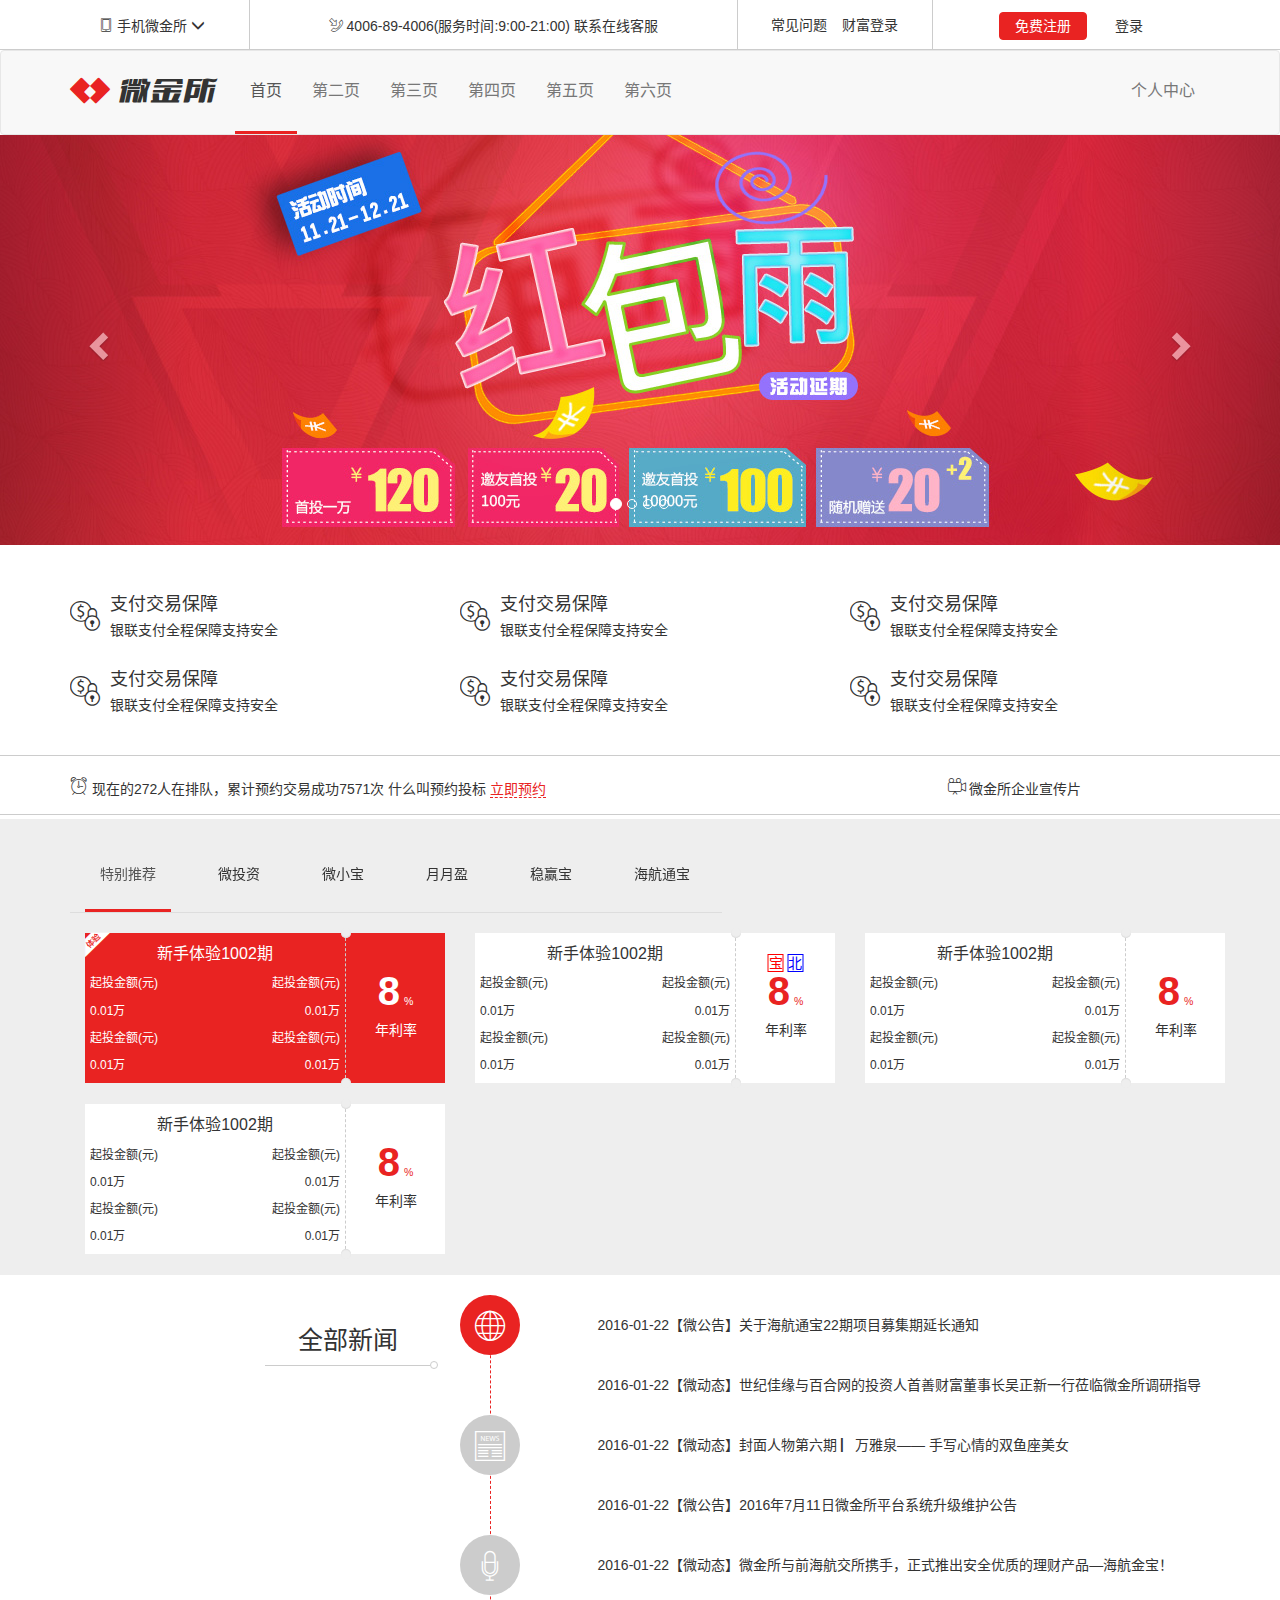
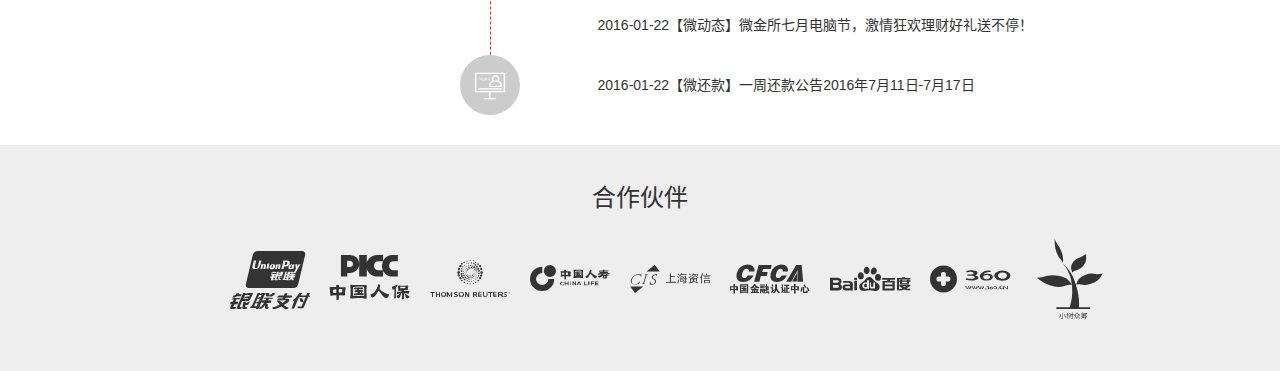
<file: 微金所/index.html>
<!DOCTYPE html>
<html lang="zh-CN">

<head>
    <meta charset="utf-8">
    <meta http-equiv="X-UA-Compatible" content="IE=edge">
    <meta name="viewport" content="width=device-width, initial-scale=1">
    <!-- 上述3个meta标签*必须*放在最前面，任何其他内容都*必须*跟随其后！ -->
    <title>Bootstrap 101 Template</title>

    <!-- Bootstrap -->
    <link href="../css/bootstrap.min.css" rel="stylesheet">
    <link rel="stylesheet" href="./css/base.css">

    <link rel="stylesheet" href="./css/wjs_index.css">


    <!-- HTML5 shim 和 Respond.js 是为了让 IE8 支持 HTML5 元素和媒体查询（media queries）功能 -->
    <!-- 警告：通过 file:// 协议（就是直接将 html 页面拖拽到浏览器中）访问页面时 Respond.js 不起作用 -->
    <!--[if lt IE 9]>
      <script src="https://cdn.jsdelivr.net/npm/html5shiv@3.7.3/dist/html5shiv.min.js"></script>
      <script src="https://cdn.jsdelivr.net/npm/respond.js@1.4.2/dest/respond.min.js"></script>
    <![endif]-->
</head>

<body>
    <!-- 头部块 -->
    <header class="wjs_header hidden-xs hidden-sm">
        <div class="container">
            <div class="row">
                <div class="col-md-2 ">
                    <a href="javascript:;" class="wjs_code">
                        <span class="wjs_icon wjs_icon_phone"></span>
                        <span>手机微金所</span>
                        <span class="glyphicon glyphicon-menu-down"></span>
                        <img src="./images/code.jpg" alt="">
                    </a>
                </div>
                <div class="col-md-5">
                    <span class="wjs_icon wjs_icon_tel"></span>
                    <a href="javascript:;">4006-89-4006(服务时间:9:00-21:00) 联系在线客服</a>
                </div>
                <div class="col-md-2">
                    <a href="javascript:;">常见问题</a>
                    &nbsp;&nbsp;
                    <a href="javascript:;">财富登录</a>
                </div>
                <div class="col-md-3">
                    <button type="button" class="btn btn-danger">免费注册</button>&nbsp;&nbsp;
                    <button type="button" class="btn btn-link">登录</button>

                </div>
            </div>
        </div>
    </header>
    <!-- 导航条 -->
    <nav class="navbar navbar-default wjs_nav">
        <div class="container">
            <!-- Brand and toggle get grouped for better mobile display -->
            <div class="navbar-header">
                <button type="button" class="navbar-toggle collapsed" data-toggle="collapse" data-target="#bs-example-navbar-collapse-1"
                    aria-expanded="false">
                    <span class="sr-only">Toggle navigation</span>
                    <span class="icon-bar"></span>
                    <span class="icon-bar"></span>
                    <span class="icon-bar"></span>
                </button>
                <a class="navbar-brand" href="#">
                    <span class="wjs_icon wjs_icon_logo"></span>
                    <span class="wjs_icon wjs_icon_text"></span>
                </a>
            </div>

            <!-- Collect the nav links, forms, and other content for toggling -->
            <div class="collapse navbar-collapse" id="bs-example-navbar-collapse-1">
                <ul class="nav navbar-nav hidden-sm">
                    <li class="active"><a href="#">首页 <span class="sr-only">(current)</span></a></li>
                    <li><a href="#">第二页</a></li>
                    <li><a href="#">第三页</a></li>
                    <li><a href="#">第四页</a></li>
                    <li><a href="#">第五页</a></li>
                    <li><a href="#">第六页</a></li>
                </ul>
                <ul class="nav navbar-nav navbar-right">
                    <li><a href="#">个人中心</a></li>

                </ul>
            </div><!-- /.navbar-collapse -->
        </div><!-- /.container-fluid -->
    </nav>
    <!-- 轮播图 -->
    <div class="wjs_banner">
        <div id="carousel-example-generic" class="carousel slide" data-ride="carousel">
            <!-- Indicators -->
            <ol class="carousel-indicators">
                <li data-target="#carousel-example-generic" data-slide-to="0" class="active"></li>
                <li data-target="#carousel-example-generic" data-slide-to="1"></li>
                <li data-target="#carousel-example-generic" data-slide-to="2"></li>
                <li data-target="#carousel-example-generic" data-slide-to="3"></li>
            </ol>

            <!-- Wrapper for slides -->
            <div class="carousel-inner" role="listbox">

                <div class="item active" data-large-image="../微金所/images/slide_01_2000x410.jpg" data-small-image="../微金所/images/slide_01_640x340.jpg">
                    <!-- 移动端
                    <a href="javascript:;">
                        <img src="../微金所/images/slide_01_640x340.jpg" class="mobil hidden-sm hidden-md hidden-lg" alt="...">
                    </a>
                    pc端
                    <a href="javascript:;" class="pc hidden-xs" style="background-image:url('../微金所/images/slide_01_2000x410.jpg')"></a> -->
                </div>
                <div class="item" data-large-image="../微金所/images/slide_02_2000x410.jpg" data-small-image="../微金所/images/slide_02_640x340.jpg">
                </div>
                <div class="item" data-large-image="../微金所/images/slide_03_2000x410.jpg" data-small-image="../微金所/images/slide_03_640x340.jpg">
                </div>
                <div class="item" data-large-image="../微金所/images/slide_04_2000x410.jpg" data-small-image="../微金所/images/slide_04_640x340.jpg">
                </div>

            </div>



            <!-- Controls -->
            <a class="left carousel-control" href="#carousel-example-generic" role="button" data-slide="prev">
                <span class="glyphicon glyphicon-chevron-left" aria-hidden="true"></span>
                <span class="sr-only">Previous</span>
            </a>
            <a class="right carousel-control" href="#carousel-example-generic" role="button" data-slide="next">
                <span class="glyphicon glyphicon-chevron-right" aria-hidden="true"></span>
                <span class="sr-only">Next</span>
            </a>
        </div>
    </div>
    <!-- 信息块 -->
    <div class="wjs_info hidden-xs">
        <div class="container">
            <div class="row">
                <div class="col-sm-6 col-md-4">
                    <a href="javascript:;">
                        <div class="media">
                            <span class="media-left wjs_icon wjs_icon_E900">
                            </span>
                            <span class="media-body">
                                <h4 class="media-heading">支付交易保障</h4>
                                <p>银联支付全程保障支持安全</p>
                            </span>
                        </div>
                    </a>
                </div>
                <div class="col-sm-6 col-md-4">
                    <a href="javascript:;">
                        <div class="media">
                            <span class="media-left wjs_icon wjs_icon_E900">
                            </span>
                            <span class="media-body">
                                <h4 class="media-heading">支付交易保障</h4>
                                <p>银联支付全程保障支持安全</p>
                            </span>
                        </div>
                    </a>
                </div>
                <div class="col-sm-6 col-md-4">
                    <a href="javascript:;">
                        <div class="media">
                            <span class="media-left wjs_icon wjs_icon_E900">
                            </span>
                            <span class="media-body">
                                <h4 class="media-heading">支付交易保障</h4>
                                <p>银联支付全程保障支持安全</p>
                            </span>
                        </div>
                    </a>
                </div>
                <div class="col-sm-6 col-md-4">
                    <a href="javascript:;">
                        <div class="media">
                            <span class="media-left wjs_icon wjs_icon_E900">
                            </span>
                            <span class="media-body">
                                <h4 class="media-heading">支付交易保障</h4>
                                <p>银联支付全程保障支持安全</p>
                            </span>
                        </div>
                    </a>
                </div>
                <div class="col-sm-6 col-md-4">
                    <a href="javascript:;">
                        <div class="media">
                            <span class="media-left wjs_icon wjs_icon_E900">
                            </span>
                            <span class="media-body">
                                <h4 class="media-heading">支付交易保障</h4>
                                <p>银联支付全程保障支持安全</p>
                            </span>
                        </div>
                    </a>
                </div>
                <div class="col-sm-6 col-md-4">
                    <a href="javascript:;">
                        <div class="media">
                            <span class="media-left wjs_icon wjs_icon_E900">
                            </span>
                            <span class="media-body">
                                <h4 class="media-heading">支付交易保障</h4>
                                <p>银联支付全程保障支持安全</p>
                            </span>
                        </div>
                    </a>
                </div>
            </div>
        </div>
    </div>
    <!-- 预约块 -->
    <div class="wjs_reverse hidden-xs">
        <div class="container">
            <div class="row">
                <div class="col-sm-9">
                    <span class="wjs_icon wjs_icon_E906"></span>
                    现在的272人在排队，累计预约交易成功7571次
                    <a href="javascript:;">什么叫预约投标</a>
                    <a href="javascript:;" class="reverse_now">立即预约</a>
                </div>
                <div class="col-sm-3">
                    <span class="wjs_icon wjs_icon_E905"></span>
                    <a href="javascript:;">微金所企业宣传片</a>
                </div>
            </div>
        </div>
    </div>
    <!-- 中心块 -->
    <div class="wjs_product">
        <div class="container">
            <div class="tabs_parent">
                <ul class="nav nav-tabs" role="tablist">
                    <li role="presentation" class="active"><a href="#p1" aria-controls="p1" role="tab" data-toggle="tab">特别推荐</a></li>
                    <li role="presentation"><a href="#p2" aria-controls="p2" role="tab" data-toggle="tab">微投资</a></li>
                    <li role="presentation"><a href="#p3" aria-controls="p3" role="tab" data-toggle="tab">微小宝</a></li>
                    <li role="presentation"><a href="#p4" aria-controls="p4" role="tab" data-toggle="tab">月月盈</a></li>
                    <li role="presentation"><a href="#p5" aria-controls="p5" role="tab" data-toggle="tab">稳赢宝</a></li>
                    <li role="presentation"><a href="#p6" aria-controls="p6" role="tab" data-toggle="tab">海航通宝</a></li>
                </ul>
            </div>
            <div class="tab-content">
                <div role="tabpanel" class="tab-pane active" id="p1">
                    <div class="container">
                        <div class="row">
                            <div class="col-xs-12 col-sm-6 col-md-4">
                                <div class="wjs_pBox active">
                                    <div class="wjs_pLeft">
                                        <p>新手体验1002期</p>
                                        <div class="row">
                                            <div class="col-xs-6">
                                                <p>起投金额(元)</p>
                                                <p>0.01万</p>
                                            </div>
                                            <div class="col-xs-6">
                                                <p>起投金额(元)</p>
                                                <p>0.01万</p>
                                            </div>
                                            <div class="col-xs-6">
                                                <p>起投金额(元)</p>
                                                <p>0.01万</p>
                                            </div>
                                            <div class="col-xs-6">
                                                <p>起投金额(元)</p>
                                                <p>0.01万</p>
                                            </div>
                                        </div>

                                    </div>
                                    <div class="wjs_pRight">
                                        <b>8</b>
                                        <sub>%</sub>
                                        <p>年利率</p>
                                    </div>
                                </div>
                            </div>
                            <div class="col-xs-12 col-sm-6 col-md-4">
                                <div class="wjs_pBox">
                                    <div class="wjs_pLeft">
                                        <p>新手体验1002期</p>
                                        <div class="row">
                                            <div class="col-xs-6">
                                                <p>起投金额(元)</p>
                                                <p>0.01万</p>
                                            </div>
                                            <div class="col-xs-6">
                                                <p>起投金额(元)</p>
                                                <p>0.01万</p>
                                            </div>
                                            <div class="col-xs-6">
                                                <p>起投金额(元)</p>
                                                <p>0.01万</p>
                                            </div>
                                            <div class="col-xs-6">
                                                <p>起投金额(元)</p>
                                                <p>0.01万</p>
                                            </div>
                                        </div>

                                    </div>
                                    <div class="wjs_pRight">
                                        <div class="wjs_tip">
                                            <span data-toggle="tooltip" data-placement="top" title="微金宝">宝</span>
                                            <span data-toggle="tooltip" data-placement="top" title="北京市">北</span>
                                        </div>
                                        <b>8</b>
                                        <sub>%</sub>
                                        <p>年利率</p>
                                    </div>
                                </div>
                            </div>
                            <div class="col-xs-12 col-sm-6 col-md-4">
                                <div class="wjs_pBox">
                                    <div class="wjs_pLeft">
                                        <p>新手体验1002期</p>
                                        <div class="row">
                                            <div class="col-xs-6">
                                                <p>起投金额(元)</p>
                                                <p>0.01万</p>
                                            </div>
                                            <div class="col-xs-6">
                                                <p>起投金额(元)</p>
                                                <p>0.01万</p>
                                            </div>
                                            <div class="col-xs-6">
                                                <p>起投金额(元)</p>
                                                <p>0.01万</p>
                                            </div>
                                            <div class="col-xs-6">
                                                <p>起投金额(元)</p>
                                                <p>0.01万</p>
                                            </div>
                                        </div>

                                    </div>
                                    <div class="wjs_pRight">
                                        <b>8</b>
                                        <sub>%</sub>
                                        <p>年利率</p>
                                    </div>
                                </div>
                            </div>
                            <div class="col-xs-12 col-sm-6 col-md-4">
                                <div class="wjs_pBox">
                                    <div class="wjs_pLeft">
                                        <p>新手体验1002期</p>
                                        <div class="row">
                                            <div class="col-xs-6">
                                                <p>起投金额(元)</p>
                                                <p>0.01万</p>
                                            </div>
                                            <div class="col-xs-6">
                                                <p>起投金额(元)</p>
                                                <p>0.01万</p>
                                            </div>
                                            <div class="col-xs-6">
                                                <p>起投金额(元)</p>
                                                <p>0.01万</p>
                                            </div>
                                            <div class="col-xs-6">
                                                <p>起投金额(元)</p>
                                                <p>0.01万</p>
                                            </div>
                                        </div>

                                    </div>
                                    <div class="wjs_pRight">
                                        <b>8</b>
                                        <sub>%</sub>
                                        <p>年利率</p>
                                    </div>
                                </div>
                            </div>
                        </div>
                    </div>
                </div>
                <div role="tabpanel" class="tab-pane" id="p2">2</div>
                <div role="tabpanel" class="tab-pane" id="p3">3</div>
                <div role="tabpanel" class="tab-pane" id="p4">4</div>
                <div role="tabpanel" class="tab-pane" id="p5">5</div>
                <div role="tabpanel" class="tab-pane" id="p6">6</div>
            </div>

        </div>
    </div>
    <!-- 新闻块 -->
    <div class="wjs_news">
        <div class="container">
            <div class="row">
                <div class="col-md-2 col-md-offset-2">
                    <h3 class="wjs_nTitle">全部新闻</h3>
                </div>
                <div class="col-md-1">
                    <div class="wjs_newsLine hidden-xs hidden-sm"></div>
                    <ul class="nav nav-tabs" role="tablist">
                        <li role="presentation" class="active"><a href="#home" aria-controls="home" role="tab"
                                data-toggle="tab"><span class="wjs_icon wjs_icon_new01"></span></a></li>
                        <li role="presentation"><a href="#profile" aria-controls="profile" role="tab" data-toggle="tab"><span
                                    class="wjs_icon wjs_icon_new02"></span></a></li>
                        <li role="presentation"><a href="#messages" aria-controls="messages" role="tab" data-toggle="tab"><span
                                    class="wjs_icon wjs_icon_new03"></span></a></li>
                        <li role="presentation"><a href="#setting" aria-controls="setting" role="tab" data-toggle="tab"><span
                                    class="wjs_icon wjs_icon_new04"></span></a></li>
                    </ul>
                </div>


                <div class="col-md-7">
                    <div class="tab-content">
                        <div role="tabpanel" class="tab-pane active" id="home">
                            <ul class="wjs_newslist">
                                <li>
                                    <a href="">
                                        <span class="hidden-xs">2016-01-22</span>【微公告】关于海航通宝22期项目募集期延长通知
                                    </a>
                                </li>
                                <li>
                                    <a href="">
                                        <span class="hidden-xs">2016-01-22</span>【微动态】世纪佳缘与百合网的投资人首善财富董事长吴正新一行莅临微金所调研指导
                                    </a>
                                </li>
                                <li>
                                    <a href="">
                                        <span class="hidden-xs">2016-01-22</span>【微动态】封面人物第六期 ▏万雅泉—— 手写心情的双鱼座美女
                                    </a>
                                </li>
                                <li>
                                    <a href="">
                                        <span class="hidden-xs">2016-01-22</span>【微公告】2016年7月11日微金所平台系统升级维护公告
                                    </a>
                                </li>
                                <li>
                                    <a href="">
                                        <span class="hidden-xs">2016-01-22</span>【微动态】微金所与前海航交所携手，正式推出安全优质的理财产品—海航金宝！
                                    </a>
                                </li>
                                <li>
                                    <a href="">
                                        <span class="hidden-xs">2016-01-22</span>【微动态】微金所七月电脑节，激情狂欢理财好礼送不停！
                                    </a>
                                </li>
                                <li>
                                    <a href="">
                                        <span class="hidden-xs">2016-01-22</span>【微还款】一周还款公告2016年7月11日-7月17日
                                    </a>
                                </li>
                            </ul>

                        </div>
                        <div role="tabpanel" class="tab-pane" id="profile">2</div>
                        <div role="tabpanel" class="tab-pane" id="messages">3</div>
                        <div role="tabpanel" class="tab-pane" id="settings">4</div>
                    </div>
                </div>
            </div>
        </div>
    </div>
    <footer class="wjs_partner">
        <div class="container">
            <h3>合作伙伴</h3>
            <ul>
                <li><a href="javascript:;" class="wjs_icon wjs_icon_partner01"></a></li>
                <li><a href="javascript:;" class="wjs_icon wjs_icon_partner02"></a></li>
                <li><a href="javascript:;" class="wjs_icon wjs_icon_partner03"></a></li>
                <li><a href="javascript:;" class="wjs_icon wjs_icon_partner04"></a></li>
                <li><a href="javascript:;" class="wjs_icon wjs_icon_partner05"></a></li>
                <li><a href="javascript:;" class="wjs_icon wjs_icon_partner06"></a></li>
                <li><a href="javascript:;" class="wjs_icon wjs_icon_partner07"></a></li>
                <li><a href="javascript:;" class="wjs_icon wjs_icon_partner08"></a></li>
                <li><a href="javascript:;" class="wjs_icon wjs_icon_partner09"></a></li>
            </ul>

        </div>
    </footer>







    <!-- jQuery (Bootstrap 的所有 JavaScript 插件都依赖 jQuery，所以必须放在前边) -->
    <script src="../js/jquery.min.js"></script>
    <!-- 加载 Bootstrap 的所有 JavaScript 插件。你也可以根据需要只加载单个插件。 -->
    <script src="../js/bootstrap.min.js"></script>
    <script src="./js/iscroll.js"></script>
    <script src="./js/wjs-index.js"></script>
    <!-- <script src="./js/wjs-.js"></script> -->


</body>

</html>
</file>
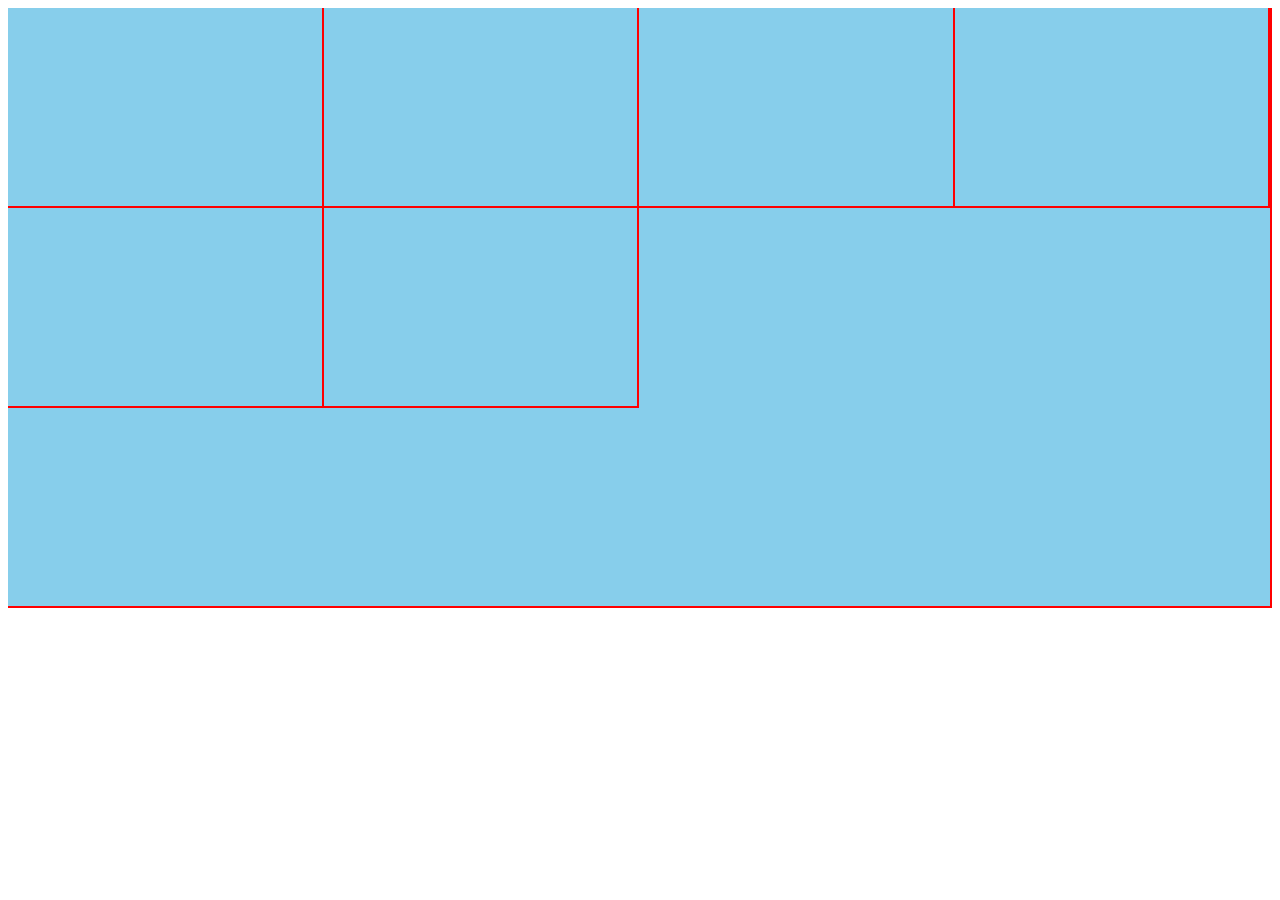
<file: demo/01.html>
<!DOCTYPE html>
<html lang="en">
<head>
    <meta charset="UTF-8">
    <meta name="viewport" content="width=device-width, initial-scale=1.0">
    <meta http-equiv="X-UA-Compatible" content="ie=edge">
    <title>Document</title>
    <style>
        .box{
          width: 100%;
          height: 600px;  
        }
    div{
        width: 100%;
        height: 200px;
        background-color: skyblue;
        box-sizing: border-box;
        border-bottom: 2px solid red;
        border-right: 2px solid red;
        float: left;
    }
    @media screen and (min-width:768px){
        .box > div{
            width: 50%; 
        }
    }
    @media screen and (min-width:992px){
        .box > div{
            width: 33.3%;
        }
    }
    @media screen and (min-width:1200px){
        .box > div{
            width: 25%;
        }
    }
    </style>
</head>
<body>
    <div class="box">
        <div></div>
        <div></div>
        <div></div>
        <div></div>
        <div></div>
        <div></div>
    </div>
</body>
</html>
</file>
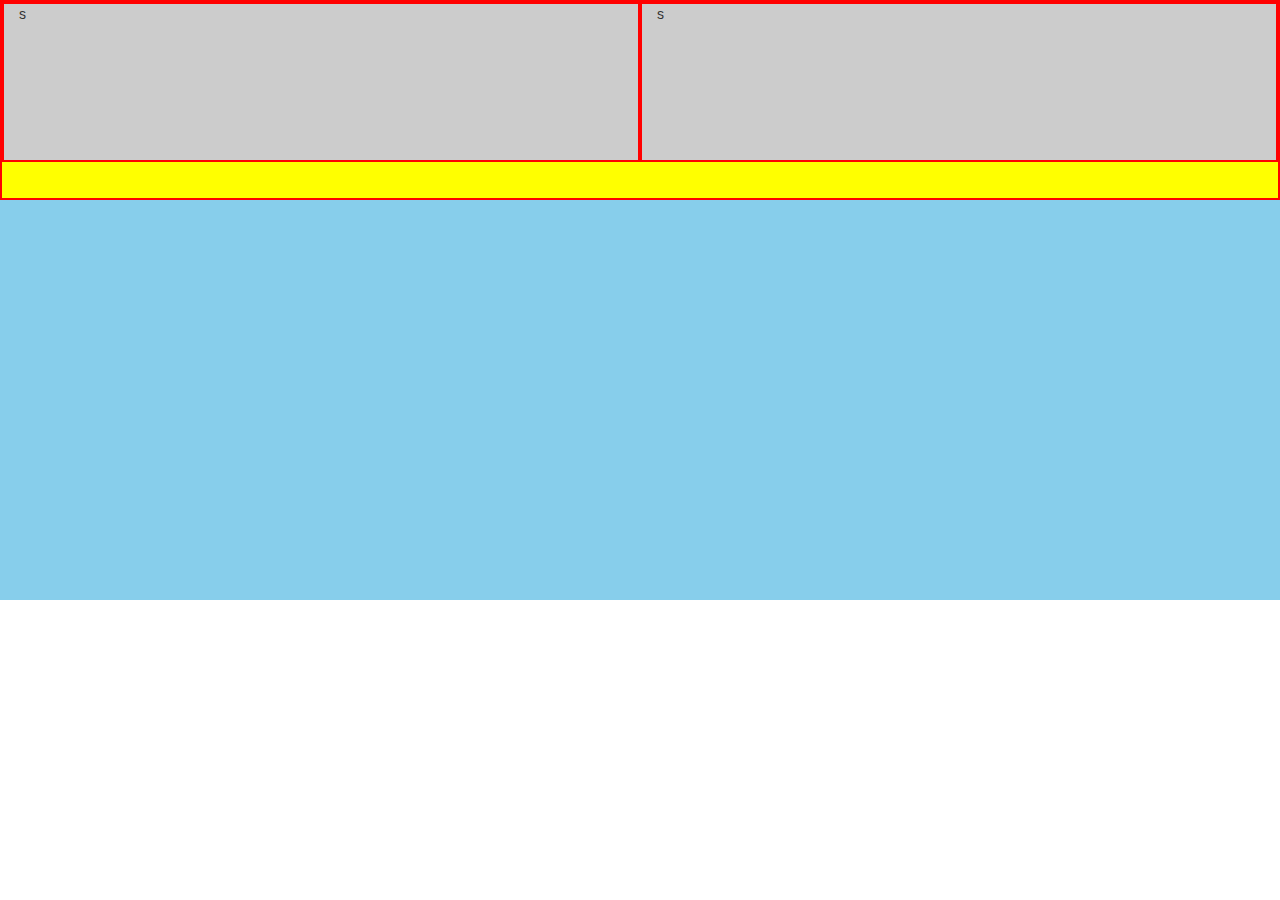
<file: demo/栅格系统.html>
<!DOCTYPE html>
<html lang="zh-CN">
  <head>
    <meta charset="utf-8">
    <meta http-equiv="X-UA-Compatible" content="IE=edge">
    <meta name="viewport" content="width=device-width, initial-scale=1">
    <!-- 上述3个meta标签*必须*放在最前面，任何其他内容都*必须*跟随其后！ -->
    <title>Bootstrap 101 Template</title>
    <!-- Bootstrap -->
    <link href="../css/bootstrap.css" rel="stylesheet">

    <!-- HTML5 shim 和 Respond.js 是为了让 IE8 支持 HTML5 元素和媒体查询（media queries）功能 -->
    <!-- 警告：通过 file:// 协议（就是直接将 html 页面拖拽到浏览器中）访问页面时 Respond.js 不起作用 -->
    <!--[if lt IE 9]>
      <script src="https://cdn.jsdelivr.net/npm/html5shiv@3.7.3/dist/html5shiv.min.js"></script>
      <script src="https://cdn.jsdelivr.net/npm/respond.js@1.4.2/dest/respond.min.js"></script>
    <![endif]-->
    <style>
    .container-fluid{
      background-color: skyblue;
      /* width: 100%; */
      height: 600px;
    }
    .container-fluid > .row {
      height: 100%;
    }
    .row > div{
     background: yellow; 
     height: 200px;
     border: 2px solid red;
    }
    .row > div>.row2 > div{
     background: #ccc; 
     height: 160px;
     border: 2px solid red;
    }
    </style>
  </head>
  <body>
        <div class="container-fluid">
          <!-- <div class="row">
            <div class="col-xs-12 col-sm-6 col-md-4 col-lg-3">col-1</div>
            <div class="col-xs-12 col-sm-6 col-md-4 col-lg-3">col-2</div>
            <div class="col-xs-12 col-sm-6 col-md-4 col-lg-3">col-3</div>
            <div class="col-xs-12 col-sm-6 col-md-4 col-lg-3">col-4</div>
          </div> -->
          <!-- <div class="row">
            <div class="col-xs-9">.col-xs-9</div>
            <div class="col-xs-4">.col-xs-4<br>Since 9 + 4 = 13 &gt; 12, this 4-column-wide div gets wrapped onto a new line as one contiguous unit.</div>
            <div class="col-xs-6">.col-xs-6<br>Subsequent columns continue along the new line.</div>
          </div> -->
          <div class="row">
            <div class="col-xm-9">
              <div class="row2">
                <div class="col-xs-8 col-sm-6">s</div>
                <div class="col-xs-4 col-sm-6">s</div>
              </div>

            </div>
          </div>
        </div>

    <!-- jQuery (Bootstrap 的所有 JavaScript 插件都依赖 jQuery，所以必须放在前边) -->
    <script src="../js/jquery.min.js"></script>
    <!-- 加载 Bootstrap 的所有 JavaScript 插件。你也可以根据需要只加载单个插件。 -->
    <script src="../js/bootstrap.min.js"></script>
  </body>
</html>
</file>
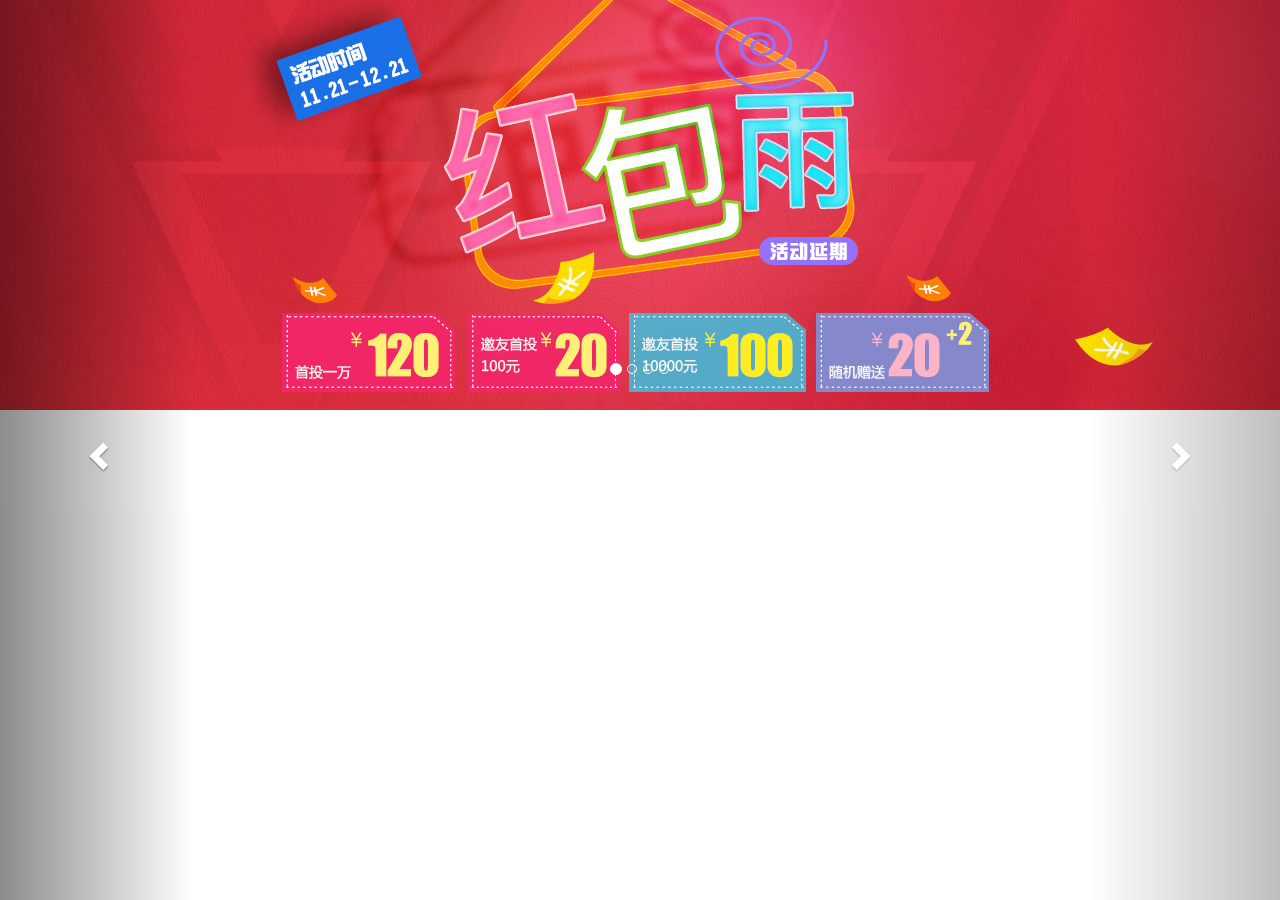
<file: demo/轮播图模板.1.html>
<!DOCTYPE html>
<html lang="zh-CN">
  <head>
    <meta charset="utf-8">
    <meta http-equiv="X-UA-Compatible" content="IE=edge">
    <meta name="viewport" content="width=device-width, initial-scale=1">
    <!-- 上述3个meta标签*必须*放在最前面，任何其他内容都*必须*跟随其后！ -->
    <title>Bootstrap 101 Template</title>

    <!-- Bootstrap -->
    <link href="../css/bootstrap.min.css" rel="stylesheet">
    <style>
      .pc{
        width: 100%;
        height: 410px;
        display: block;
        background-position: center center;
        background-size: cover;
      }
    </style>

    <!-- HTML5 shim 和 Respond.js 是为了让 IE8 支持 HTML5 元素和媒体查询（media queries）功能 -->
    <!-- 警告：通过 file:// 协议（就是直接将 html 页面拖拽到浏览器中）访问页面时 Respond.js 不起作用 -->
    <!--[if lt IE 9]>
      <script src="https://cdn.jsdelivr.net/npm/html5shiv@3.7.3/dist/html5shiv.min.js"></script>
      <script src="https://cdn.jsdelivr.net/npm/respond.js@1.4.2/dest/respond.min.js"></script>
    <![endif]-->
  </head>
  <body>
    <div id="carousel-example-generic" class="carousel slide" data-ride="carousel">
      <!-- Indicators -->
      <ol class="carousel-indicators">
        <li data-target="#carousel-example-generic" data-slide-to="0" class="active"></li>
        <li data-target="#carousel-example-generic" data-slide-to="1"></li>
        <li data-target="#carousel-example-generic" data-slide-to="2"></li>
        <li data-target="#carousel-example-generic" data-slide-to="3"></li>
      </ol>
    
      <!-- Wrapper for slides -->
      <div class="carousel-inner" role="listbox">
        <div class="item active">
          <a href="javascript:;" class="pc" style="background-image:url('../微金所/images/slide_01_2000x410.jpg')" ></a>
          <!-- <div class="carousel-caption">
              想说的内容
          </div> -->
        </div>
        <div class="item">
          <a href="javascript:;" class="pc" style="background-image:url('../微金所/images/slide_02_2000x410.jpg')"></a>
        </div>
        <div class="item">
          <a href="javascript:;" class="pc" style="background-image:url('../微金所/images/slide_03_2000x410.jpg')"></a>
        </div>
        <div class="item">
          <a href="javascript:;" class="pc" style="background-image:url('../微金所/images/slide_04_2000x410.jpg')"></a>
        </div>
      
        </div>
        
      </div>
    
      <!-- Controls -->
      <a class="left carousel-control" href="#carousel-example-generic" role="button" data-slide="prev">
        <span class="glyphicon glyphicon-chevron-left" aria-hidden="true"></span>
        <span class="sr-only">Previous</span>
      </a>
      <a class="right carousel-control" href="#carousel-example-generic" role="button" data-slide="next">
        <span class="glyphicon glyphicon-chevron-right" aria-hidden="true"></span>
        <span class="sr-only">Next</span>
      </a>
    </div>

    <!-- jQuery (Bootstrap 的所有 JavaScript 插件都依赖 jQuery，所以必须放在前边) -->
    <script src="../js/jquery.min.js"></script>
    <!-- 加载 Bootstrap 的所有 JavaScript 插件。你也可以根据需要只加载单个插件。 -->
    <script src="../js/bootstrap.min.js"></script>
  </body>
</html>
</file>
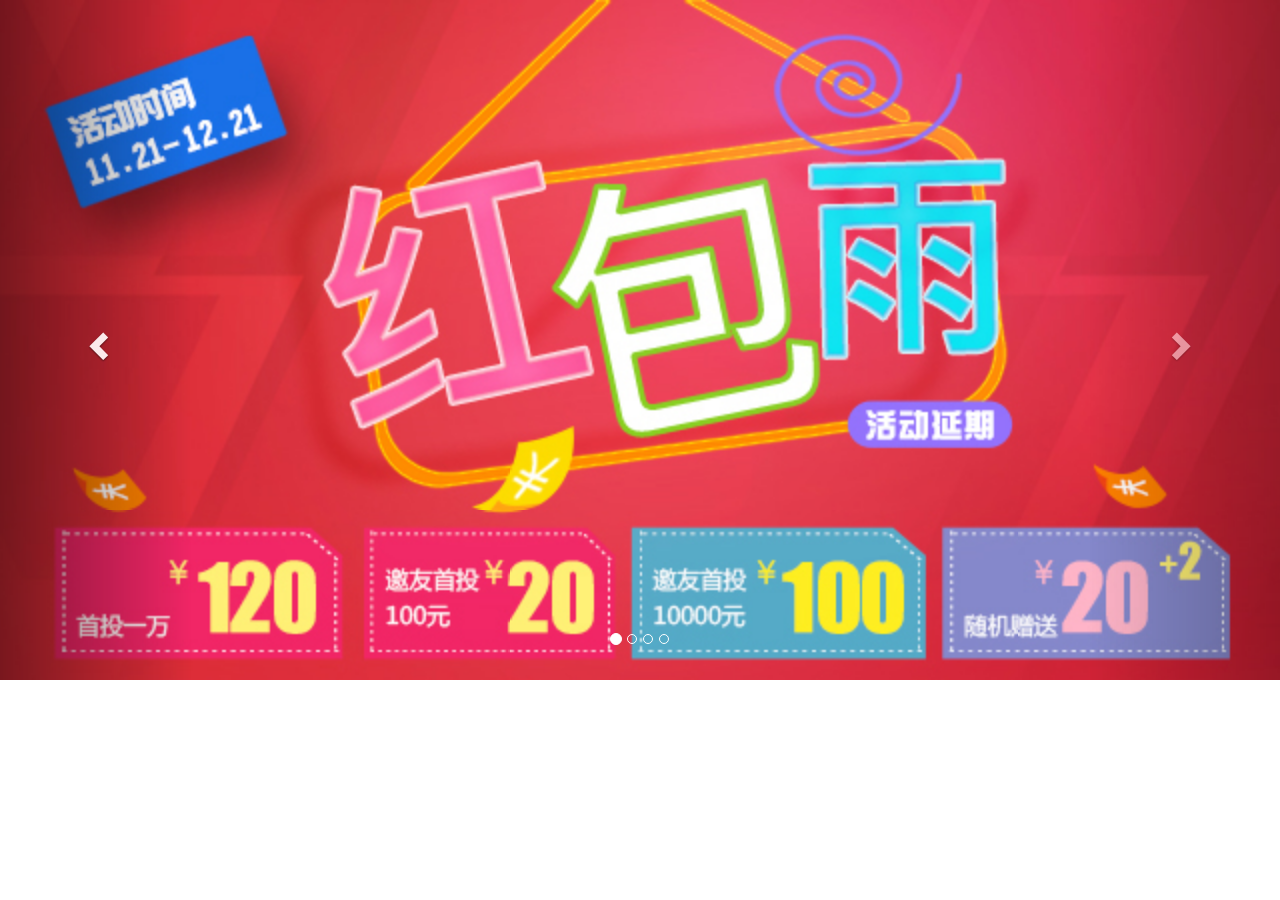
<file: demo/轮播图模板.html>
<!DOCTYPE html>
<html lang="zh-CN">
  <head>
    <meta charset="utf-8">
    <meta http-equiv="X-UA-Compatible" content="IE=edge">
    <meta name="viewport" content="width=device-width, initial-scale=1">
    <!-- 上述3个meta标签*必须*放在最前面，任何其他内容都*必须*跟随其后！ -->
    <title>Bootstrap 101 Template</title>

    <!-- Bootstrap -->
    <link href="../css/bootstrap.min.css" rel="stylesheet">
    <style>
      .mobil{
        width: 100%;
        display: block;
      }
      .mobil > img{
        width: 100%;
        display: block;
      }
    </style>

    <!-- HTML5 shim 和 Respond.js 是为了让 IE8 支持 HTML5 元素和媒体查询（media queries）功能 -->
    <!-- 警告：通过 file:// 协议（就是直接将 html 页面拖拽到浏览器中）访问页面时 Respond.js 不起作用 -->
    <!--[if lt IE 9]>
      <script src="https://cdn.jsdelivr.net/npm/html5shiv@3.7.3/dist/html5shiv.min.js"></script>
      <script src="https://cdn.jsdelivr.net/npm/respond.js@1.4.2/dest/respond.min.js"></script>
    <![endif]-->
  </head>
  <body>
    <div id="carousel-example-generic" class="carousel slide" data-ride="carousel">
      <!-- Indicators -->
      <ol class="carousel-indicators">
        <li data-target="#carousel-example-generic" data-slide-to="0" class="active"></li>
        <li data-target="#carousel-example-generic" data-slide-to="1"></li>
        <li data-target="#carousel-example-generic" data-slide-to="2"></li>
        <li data-target="#carousel-example-generic" data-slide-to="3"></li>
      </ol>
    
      <!-- Wrapper for slides -->
      <div class="carousel-inner" role="listbox">
        <div class="item active">
          <a href="javascript:;">
            <img src="../微金所/images/slide_01_640x340.jpg" class="mobil" alt="...">
          </a>
          <div class="carousel-caption">
            
          </div>
        </div>
        <div class="item">
          <a href="javascript:;">
            <img src="../微金所/images/slide_02_640x340.jpg" class="mobil" alt="...">
          </a>
          <div class="carousel-caption">
            
          </div>
        </div>
        <div class="item">
          <a href="javascript:;">
            <img src="../微金所/images/slide_03_640x340.jpg" class="mobil" alt="...">
          </a>
          <div class="carousel-caption">
            
          </div>
        </div>
        <div class="item">
           <a href="javascript:;">
            <img src="../微金所/images/slide_04_640x340.jpg" class="mobil" alt="...">
          </a>
          <div class="carousel-caption">
            
          </div>
        </div>
        
      </div>
    
      <!-- Controls -->
      <a class="left carousel-control" href="#carousel-example-generic" role="button" data-slide="prev">
        <span class="glyphicon glyphicon-chevron-left" aria-hidden="true"></span>
        <span class="sr-only">Previous</span>
      </a>
      <a class="right carousel-control" href="#carousel-example-generic" role="button" data-slide="next">
        <span class="glyphicon glyphicon-chevron-right" aria-hidden="true"></span>
        <span class="sr-only">Next</span>
      </a>
    </div>

    <!-- jQuery (Bootstrap 的所有 JavaScript 插件都依赖 jQuery，所以必须放在前边) -->
    <script src="../js/jquery.min.js"></script>
    <!-- 加载 Bootstrap 的所有 JavaScript 插件。你也可以根据需要只加载单个插件。 -->
    <script src="../js/bootstrap.min.js"></script>
  </body>
</html>
</file>
<file: 微金所/css/base.css>
/*公共css样式*/
body{
    font-family: "Microsoft YaHei",sans-serif;
    font-size: 14px;
    color: #333;
}
a{
    text-decoration: none;
    color: #333;
}
a:hover{
    text-decoration: none;
    color: #333;
}
/*左边距*/
.m_l10{
    margin-left: 10px;
}
/*右边距*/
.m_r10{
    margin-right: 10px;
}
/*自定义字体*/
@font-face {
    font-family: 'wjs';
    src: url('../fonts/MiFie-Web-Font.eot'); /* IE9*/
    src: url('../fonts/MiFie-Web-Font.eot') format('embedded-opentype'), /* IE6-IE8 */
    url('../fonts/MiFie-Web-Font.woff') format('woff'), /* chrome、firefox */
    url('../fonts/MiFie-Web-Font.ttf') format('truetype'), /* chrome、firefox、opera、Safari, Android, iOS 4.2+*/
    url('../fonts/MiFie-Web-Font.svg') format('svg'); /* iOS 4.1- */
}
/*自定义字体使用样式*/
.wjs_icon{
    font-family: wjs;
}

/*手机图标对应的编码*/
.wjs_icon_phone::before{
    content: "\e908";
}
/*电话图标对应的编码*/
.wjs_icon_tel::before{
    content: "\e909";
    font-size: 14px;
}
/*wjs logo*/
.wjs_icon_logo::before{
    content: "\e920";
}
/*wjs 文本*/
.wjs_icon_text::before{
    content: "\e93e";
}
.wjs_icon_new01::before{
    content: "\e90e";
}
.wjs_icon_new02::before{
    content: "\e90f";
}
.wjs_icon_new03::before{
    content: "\e910";
}
.wjs_icon_new04::before{
    content: "\e911";
}
.wjs_icon_partner01::before{
    content:"\e946";
}
.wjs_icon_partner02::before{
    content: "\e92f";
}
.wjs_icon_partner03::before{
    content: "\e92e";
}
.wjs_icon_partner04::before{
    content: "\e92a";
}
.wjs_icon_partner05::before{
    content: "\e929";
}
.wjs_icon_partner06::before{
    content: "\e931";
}
.wjs_icon_partner07::before{
    content: "\e92c";
}
.wjs_icon_partner08::before{
    content: "\e92b";
}
.wjs_icon_partner09::before{
    content: "\e92d";
}
.wjs_iconn_E903::before{
    content: "\e903";
}
.wjs_icon_E906::before{
    content: "\e906";
}
.wjs_icon_E905::before{
    content: "\e905";
}
.wjs_icon_E907::before{
    content: "\e907";
}
.wjs_icon_E901::before{
    content: "\e901";
}
.wjs_icon_E900::before{
    content: "\e900";
}
.wjs_icon_E904::before{
    content: "\e904";
}
.wjs_icon_E902::before{
    content: "\e902";
}
.wjs_icon_E906::before{
    content: "\e906";
}
</file>
<file: 微金所/css/wjs_index.css>
/*定义变量*/
/*头部块样式*/
.wjs_header {
  height: 50px;
  line-height: 50px;
  border-bottom: 1px solid #ccc;
}
.wjs_header .row {
  height: 100%;
  text-align: center;
}
.wjs_header .row > div:nth-of-type(-n+3) {
  border-right: 1px solid #ccc;
}
.wjs_header .row > div:nth-of-type(-n+3) > .wjs_code {
  position: relative;
  display: block;
}
.wjs_header .row > div:nth-of-type(-n+3) > .wjs_code > img {
  display: none;
  position: absolute;
  top: 49px;
  left: 50%;
  transform: translateX(-50%);
  border: 1px solid #ccc;
  border-top: none;
  z-index: 999;
}
.wjs_header .row > div:nth-of-type(-n+3) > .wjs_code:hover > img {
  display: block;
}
.wjs_header .row > div:nth-last-of-type(1) > .btn-danger {
  background-color: #e92322;
  border-color: #e92322;
}
.wjs_header .row > div:nth-last-of-type(1) > .btn {
  padding: 3px 15px;
}
.wjs_header .row > div:nth-last-of-type(1) > .btn-link {
  color: #333;
}
.wjs_header .row > div:nth-last-of-type(1) > .btn-link:hover {
  text-decoration: none;
}
/*导航样式*/
.wjs_nav {
  /*修改导航项的样式*/
}
.wjs_nav.navbar {
  margin-bottom: 0;
}
.wjs_nav .navbar-brand {
  height: 80px;
  line-height: 50px;
}
.wjs_nav .navbar-brand > .wjs_icon {
  font-size: 40px;
}
.wjs_nav .navbar-brand > span:first-of-type {
  color: #e92322;
}
.wjs_nav .navbar-brand > span:last-of-type {
  color: #333;
}
.wjs_nav .navbar-nav > li > a {
  line-height: 50px;
  font-size: 16px;
}
.wjs_nav .navbar-nav > li > a:hover,
.wjs_nav .navbar-nav > li a:focus {
  color: #777;
  border-bottom: 3px solid #e92322;
}
.wjs_nav .navbar-nav .active > a,
.wjs_nav .navbar-nav .active a:hover,
.wjs_nav .navbar-nav .active a:focus {
  background-color: transparent;
  border-bottom: 3px solid #e92322;
}
.wjs_nav .navbar-toggle {
  margin-top: 23px;
}
/*轮播图样式*/
.wjs_banner .mobileImg {
  width: 100%;
  display: block;
}
.wjs_banner .mobileImg > img {
  width: 100%;
  display: block;
}
.wjs_banner .pcImg {
  width: 100%;
  height: 410px;
  display: block;
  /*设置背景图片了*/
  /*设置图片居中显示*/
  background-position: center center;
  /*设置背景图片的大小*/
  background-size: cover;
}
.navbar-toggle .collapsed{
  z-index: 999
}
/*信息块样式*/
.wjs_info {
  padding: 30px;
}
.wjs_info .wjs_icon {
  font-size: 30px;
}
.wjs_info .row > div {
  margin-top: 20px;
}
.wjs_info .row > div > a:hover {
  color: #e92322;
}
/*预约块样式*/
.wjs_reverse {
  height: 60px;
  line-height: 60px;
  border-top: 1px solid #ccc;
  border-bottom: 1px solid #ccc;
}
.wjs_reverse .wjs_icon {
  font-size: 18px;
}
.wjs_reverse .reverse_now {
  color: #e92322;
  border-bottom: 1px dashed #e92322;
}
.wjs_reverse a:hover {
  color: #e92322;
}
/*产品块样式*/
.wjs_product {
  clear: both;
  background-color: #eee;
  padding: 20px;
  /*导航项样式的修改*/
  /*产品详细信息块样式*/
}

.wjs_product .tabs_parent {
  width: 100%;
  overflow: hidden;
}
.wjs_product .nav-tabs > li {
  margin-bottom: 0px;
  padding: 0px 15px;
}
.wjs_product .nav-tabs > li > a {
  line-height: 50px;
  border-radius: 0px;
  border: none;
  background-color: transparent;
}
.wjs_product .nav-tabs > li > a:hover {
  border-bottom: 3px solid #e92322;
}
.wjs_product .nav-tabs > li.active > a,
.wjs_product .nav-tabs > li.active a:hover,
.wjs_product .nav-tabs > li.active a:focus {
  border: none;
  border-radius: 0;
  background-color: #eee;
  border-bottom: 3px solid #e92322;
}
.wjs_product .wjs_pBox {
  height: 150px;
  margin-top: 20px;
  background-color: #fff;
  /*设置当前active样式*/
}
.wjs_product .wjs_pBox .wjs_pLeft {
  /*width: 100%;*/
  margin-right: 100px;
  height: 150px;
  padding-top: 10px;
  font-size: 12px;
}
.wjs_product .wjs_pBox .wjs_pLeft > p {
  width: 100%;
  text-align: center;
  font-size: 16px;
}
.wjs_product .wjs_pBox .wjs_pLeft .row {
  margin-left: -10px;
  margin-right: -10px;
}
.wjs_product .wjs_pBox .wjs_pLeft .row > div:nth-of-type(even) {
  text-align: right;
}
.wjs_product .wjs_pBox .wjs_pRight {
  width: 100px;
  height: 150px;
  position: absolute;
  right: 15px;
  top: 20px;
  border-left: 1px dashed #ccc;
  text-align: center;
  padding-top: 30px;
}
.wjs_product .wjs_pBox .wjs_pRight > .wjs_tip {
  width: 100%;
  position: absolute;
  left: 50%;
  top: 20px;
  transform: translateX(-50%);
}
.wjs_product .wjs_pBox .wjs_pRight > .wjs_tip > span {
  cursor: pointer;
}
.wjs_product .wjs_pBox .wjs_pRight > .wjs_tip > span:first-of-type {
  color: red;
  border: 1px solid red;
}
.wjs_product .wjs_pBox .wjs_pRight > .wjs_tip > span:last-of-type {
  color: blue;
  border: 1px solid blue;
}
.wjs_product .wjs_pBox .wjs_pRight > b {
  font-size: 40px;
  color: #e92322;
}
.wjs_product .wjs_pBox .wjs_pRight > sub {
  color: #e92322;
  bottom: 0;
}
.wjs_product .wjs_pBox .wjs_pRight::before,
.wjs_product .wjs_pBox .wjs_pRight::after {
  content: "";
  width: 10px;
  height: 10px;
  border-radius: 50%;
  background-color: #eee;
  position: absolute;
  left: -5px;
}
.wjs_product .wjs_pBox .wjs_pRight::before {
  top: -5px;
  box-shadow: 0px -1px 1px #ddd inset;
}
.wjs_product .wjs_pBox .wjs_pRight::after {
  bottom: -5px;
  box-shadow: 0px 1px 1px #ddd inset;
}
.wjs_product .wjs_pBox.active {
  background-color: #e92322;
}
.wjs_product .wjs_pBox.active > .wjs_pRight > b,
.wjs_product .wjs_pBox.active > .wjs_pRight sub,
.wjs_product .wjs_pBox.active > .wjs_pRight p {
  color: #fff;
}
.wjs_product .wjs_pBox.active > .wjs_pLeft {
  color: #fff;
  position: relative;
  /*使用伪添加左上角的标志*/
}
.wjs_product .wjs_pBox.active > .wjs_pLeft::before {
  content: "\e915";
  /*一定要记得设置字体*/
  font-family: "wjs";
  position: absolute;
  left: 0;
  top: -5px;
  font-size: 25px;
}
/*新闻块样式*/
.wjs_news {
  padding: 20px;
  /*添加虚线边框*/
  /*新闻列表样式*/
}
.wjs_news .wjs_nTitle {
  line-height: 50px;
  font-size: 25px;
  border-bottom: 1px solid #ccc;
  text-align: center;
  position: relative;
}
.wjs_news .wjs_nTitle::before {
  content: "";
  width: 8px;
  height: 8px;
  border-radius: 4px;
  border: 1px solid #ccc;
  position: absolute;
  bottom: -4px;
  right: -8px;
}
.wjs_news .wjs_newsLine {
  width: 1px;
  height: 100%;
  position: absolute;
  border-left: 1px dashed #e92322;
  left: 45px;
  top: 0;
}
.wjs_news .nav-tabs {
  border-bottom: none;
  position: relative;
  /*使用伪元素添加虚线:伪元素必须要求父元素有具体的宽高值。所谓具体的宽高值是指在样式中设置了width/height*/
  /*&::before{
      content: "";
      width: 1px;
      height: 100%;
      position: absolute;
      border-left: 1px solid @baseColor;
      left: 0;
      top:0;
    }*/
  /*使用媒体查询设置w在768~992之间的li元素的样式*/
  /*使用媒体查询设置w<768时li元素的样式*/
}
.wjs_news .nav-tabs > li {
  margin-bottom: 60px;
}
.wjs_news .nav-tabs > li > a {
  background-color: #ccc;
  width: 60px;
  height: 60px;
  border-radius: 50%;
  border: none;
}
.wjs_news .nav-tabs > li > a:hover {
  border: none;
  background-color: #e92322;
}
.wjs_news .nav-tabs > li.active > a,
.wjs_news .nav-tabs > li.active a:hover,
.wjs_news .nav-tabs > li.active a:focus {
  border: none;
  background-color: #e92322;
}
.wjs_news .nav-tabs > li .wjs_icon {
  font-size: 30px;
  color: #fff;
}
.wjs_news .nav-tabs > li:last-of-type {
  margin-bottom: 0px;
}
@media screen and (min-width: 768px) and (max-width: 992px) {
  .wjs_news .nav-tabs > li {
    margin: 20px 50px;
  }
}
@media screen and (max-width: 768px) {
  .wjs_news .nav-tabs > li {
    margin: 20px 0px;
    width: 25%;
  }
  .col-md-7{
    left: -40px;
  }

}
.wjs_news .wjs_newslist {
  list-style: none;
}
.wjs_news .wjs_newslist > li {
  line-height: 60px;
}
/*使用伙伴样式*/
.wjs_partner {
  background-color: #eee;
  padding: 20px;
  text-align: center;
}
.wjs_partner h3 {
  width: 100%;
  text-align: center;
}
.wjs_partner ul {
  list-style: none;
  display: inline-block;
}
.wjs_partner ul > li {
  float: left;
  margin-left: 20px;
}
.wjs_partner .wjs_icon {
  font-size: 80px;
}
</file>
